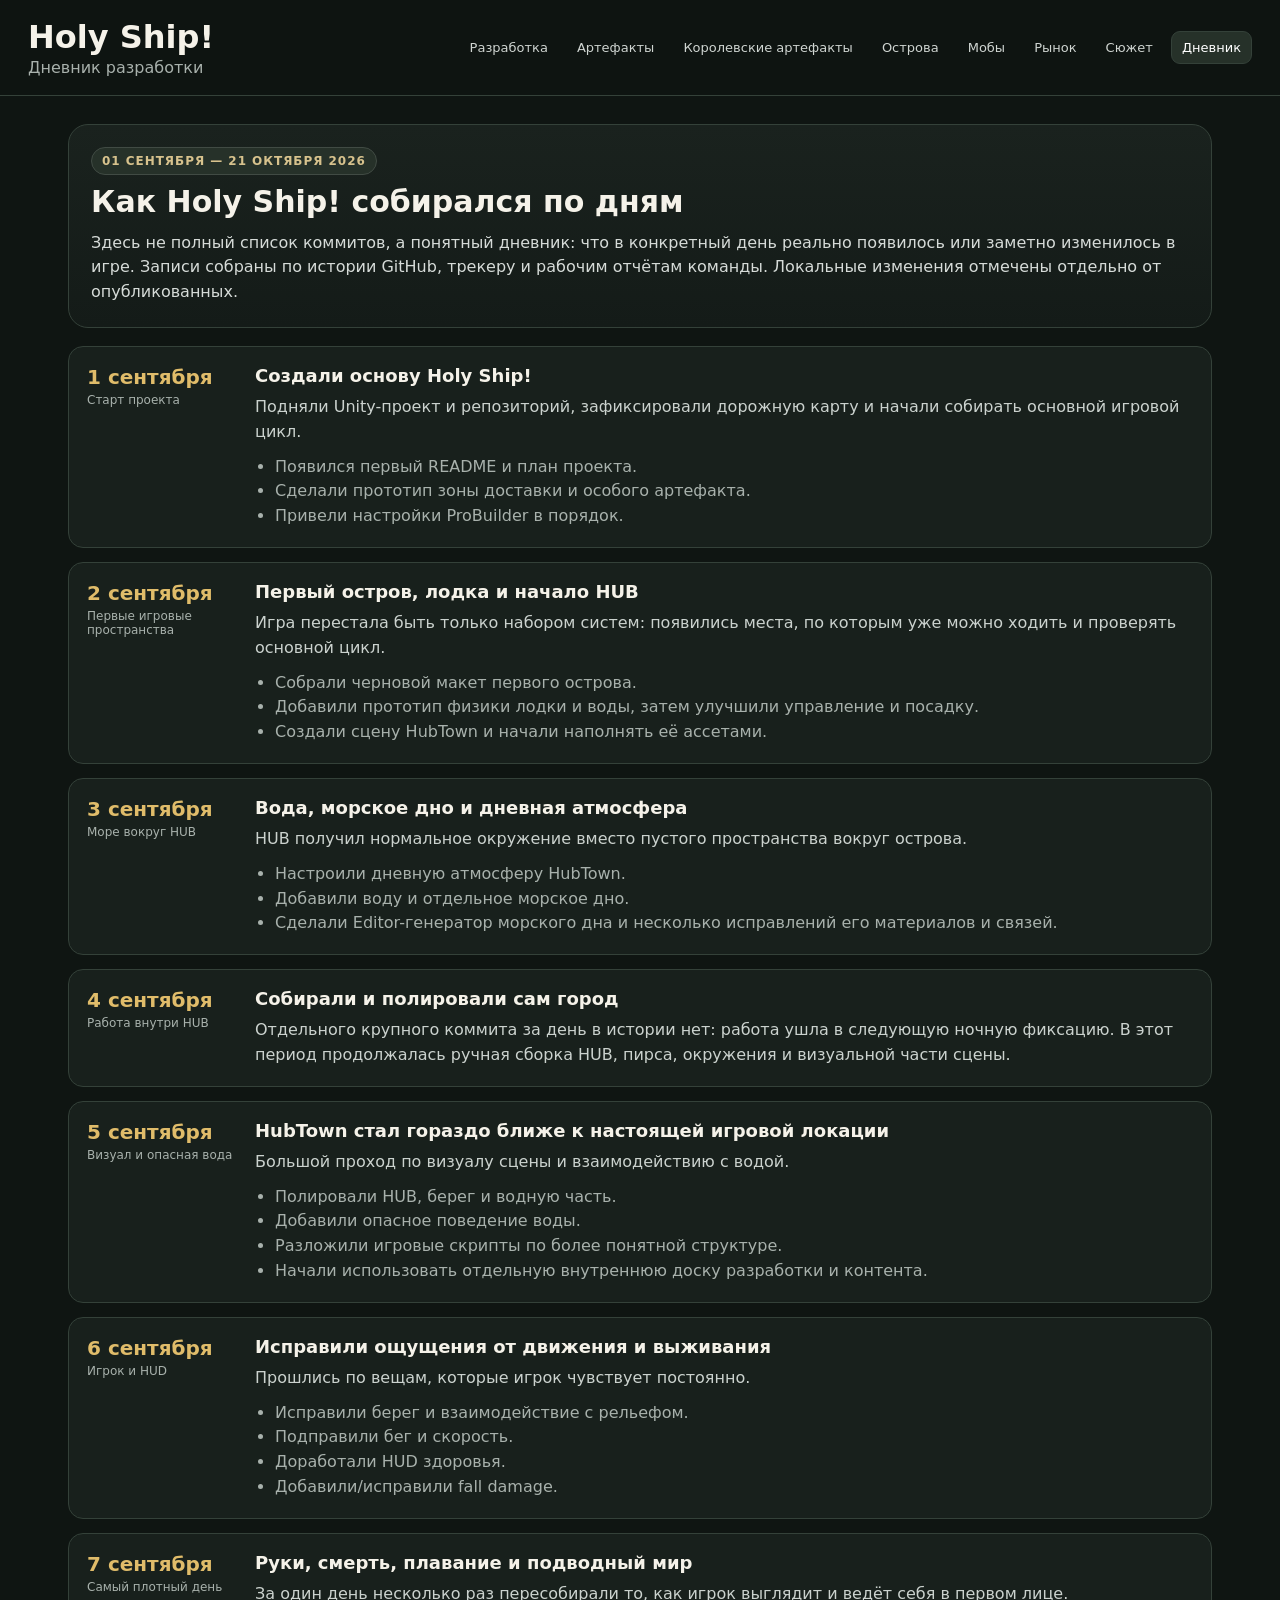
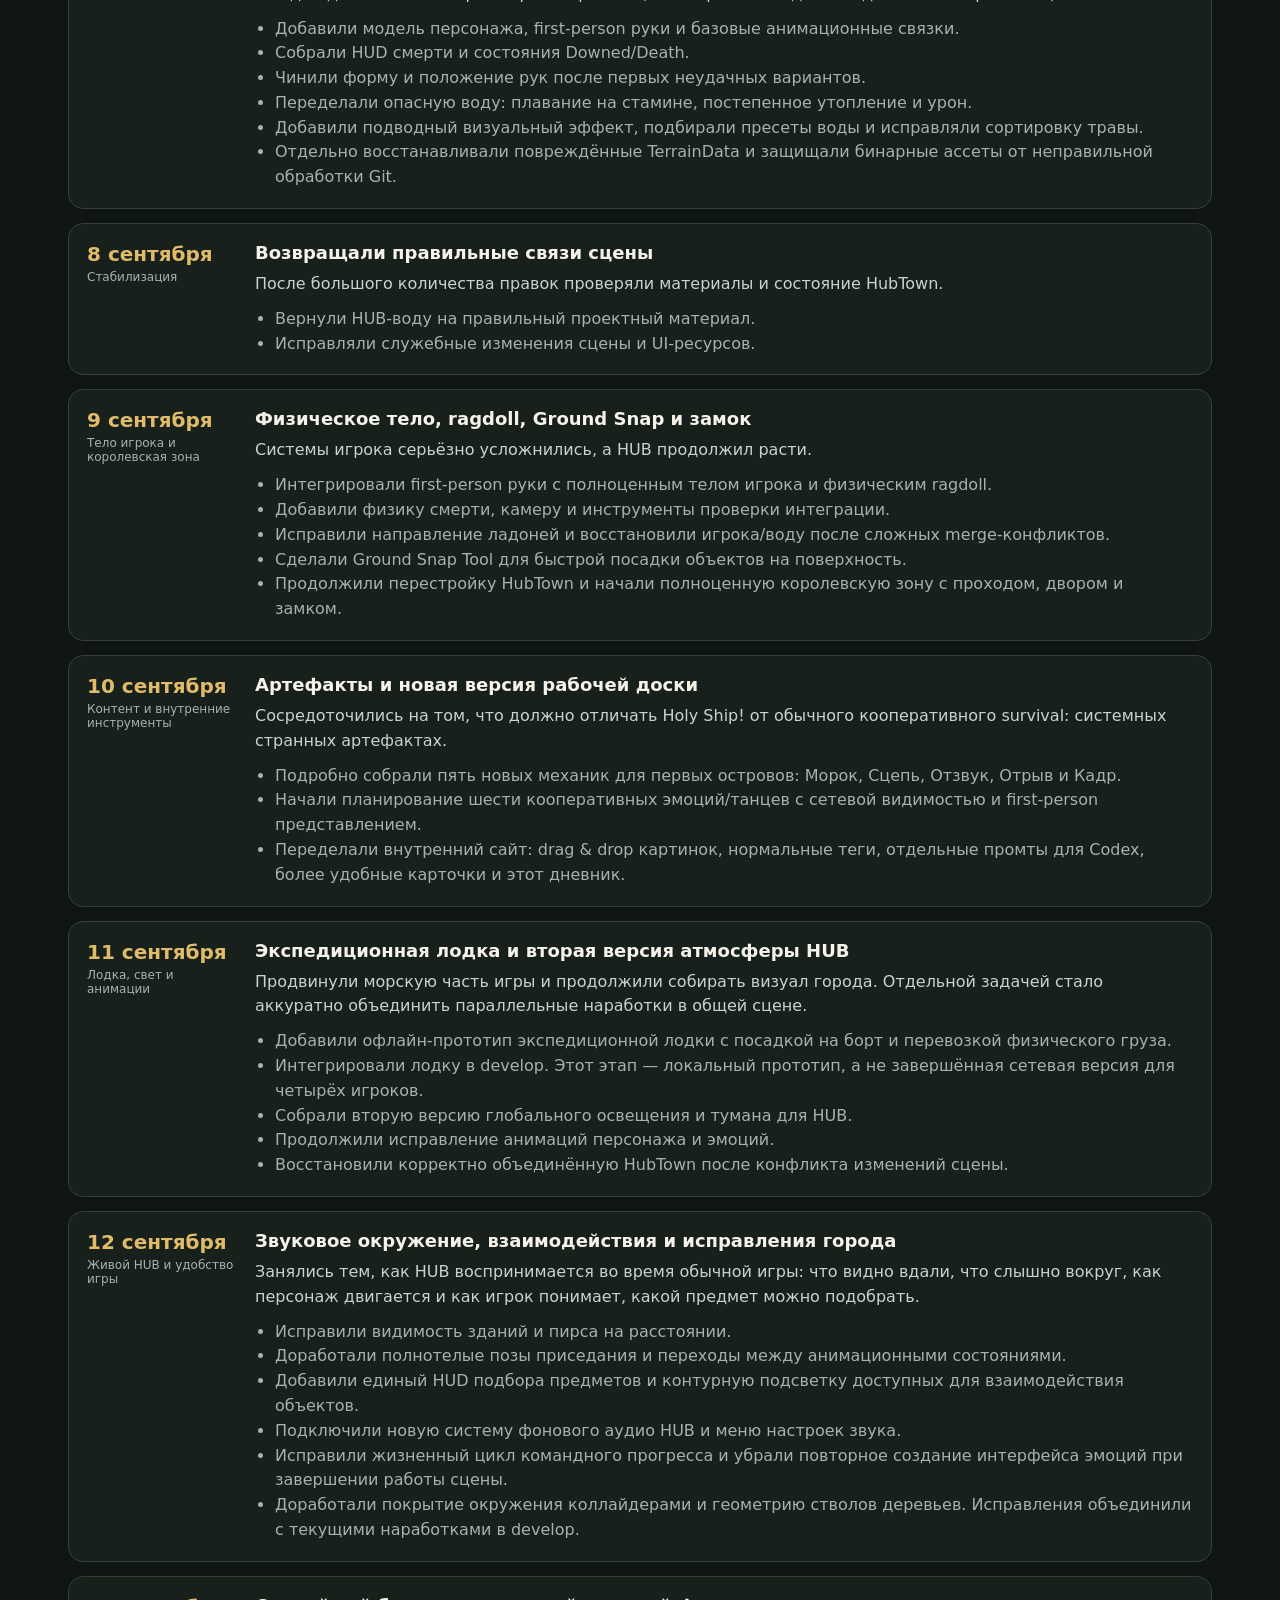
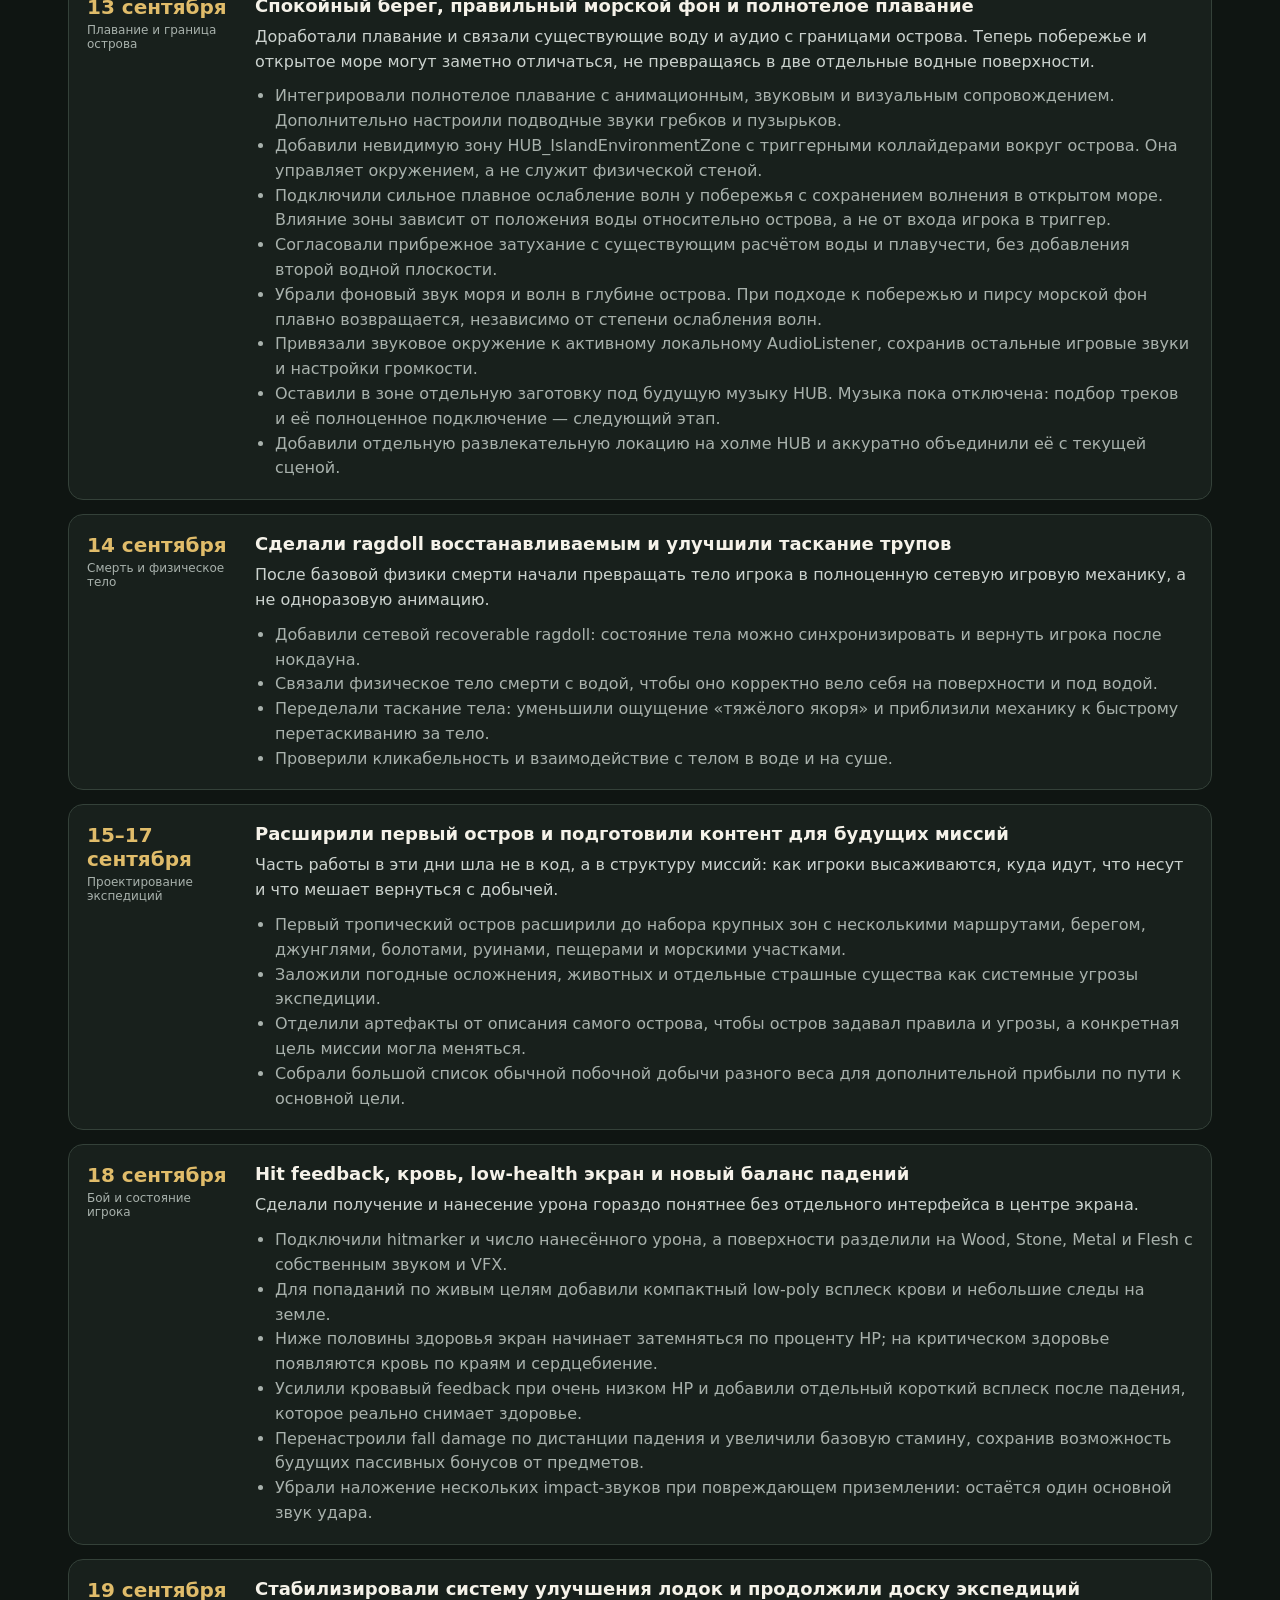
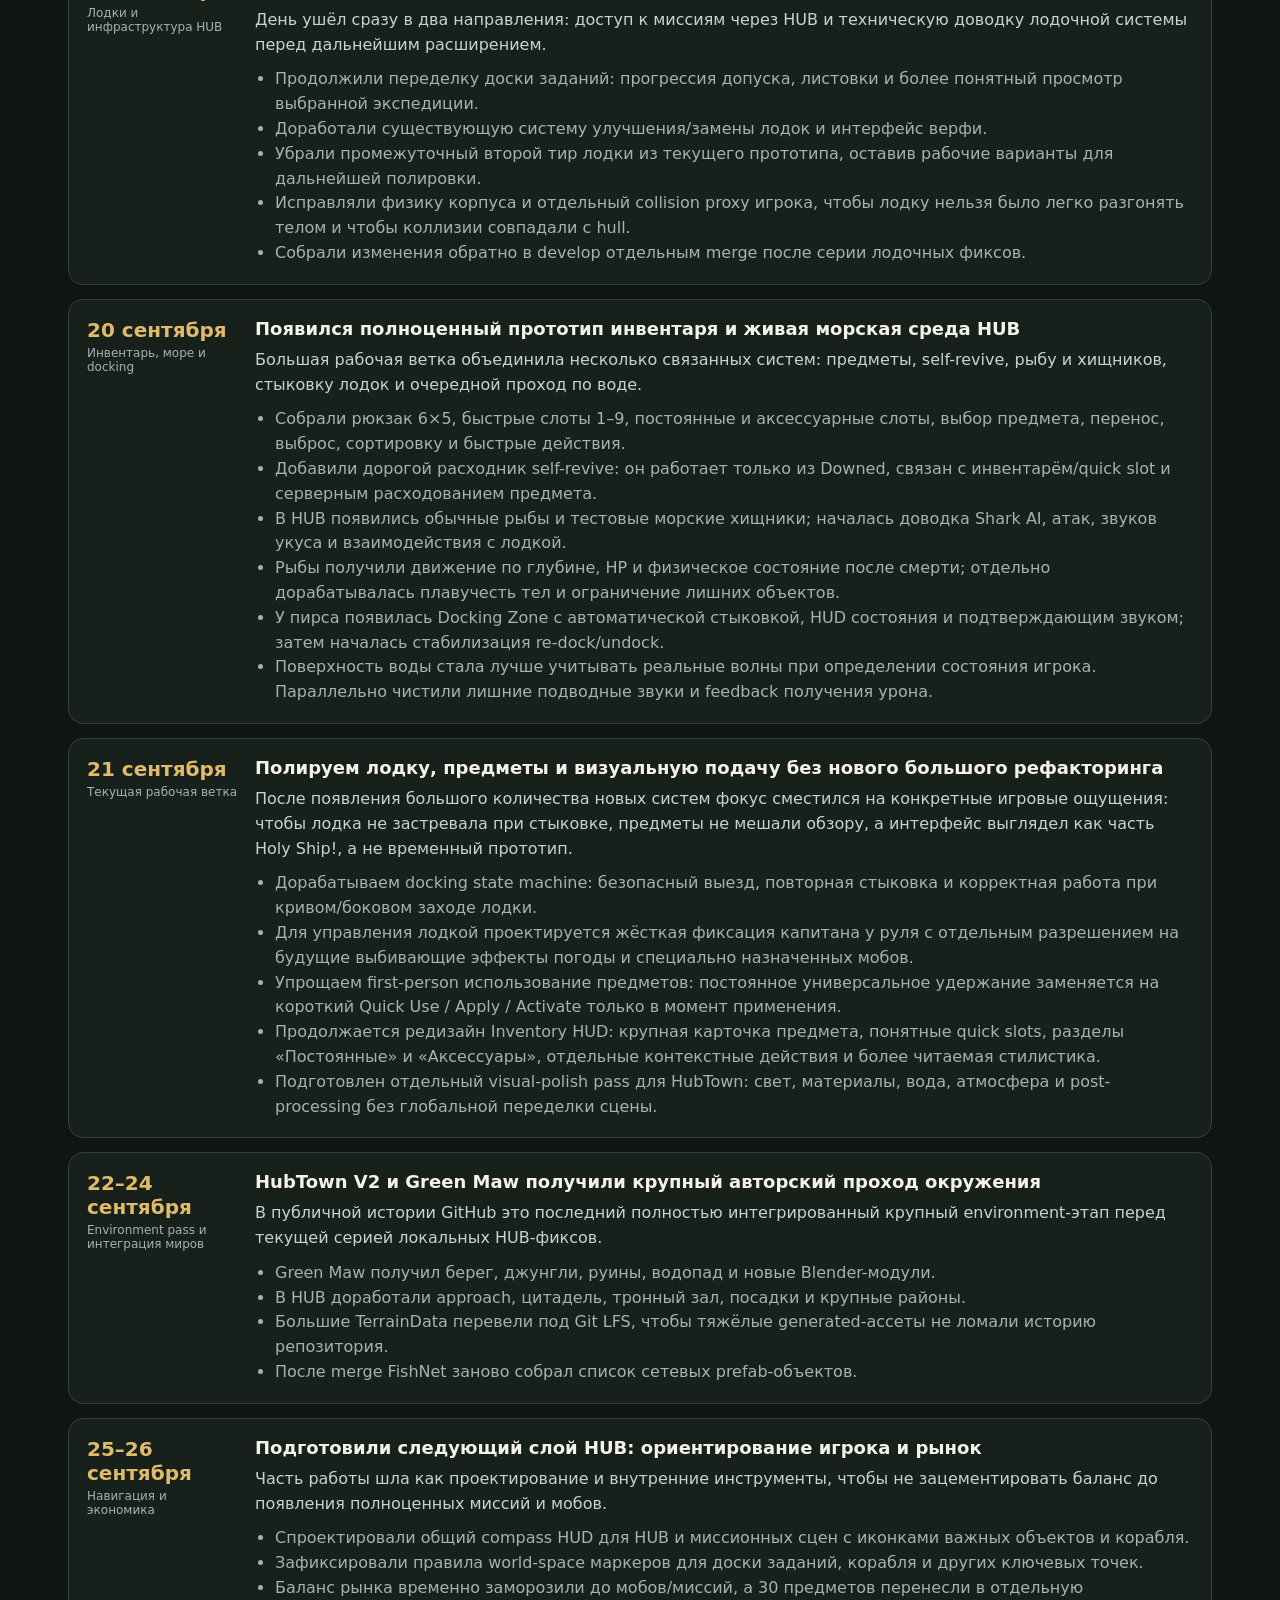
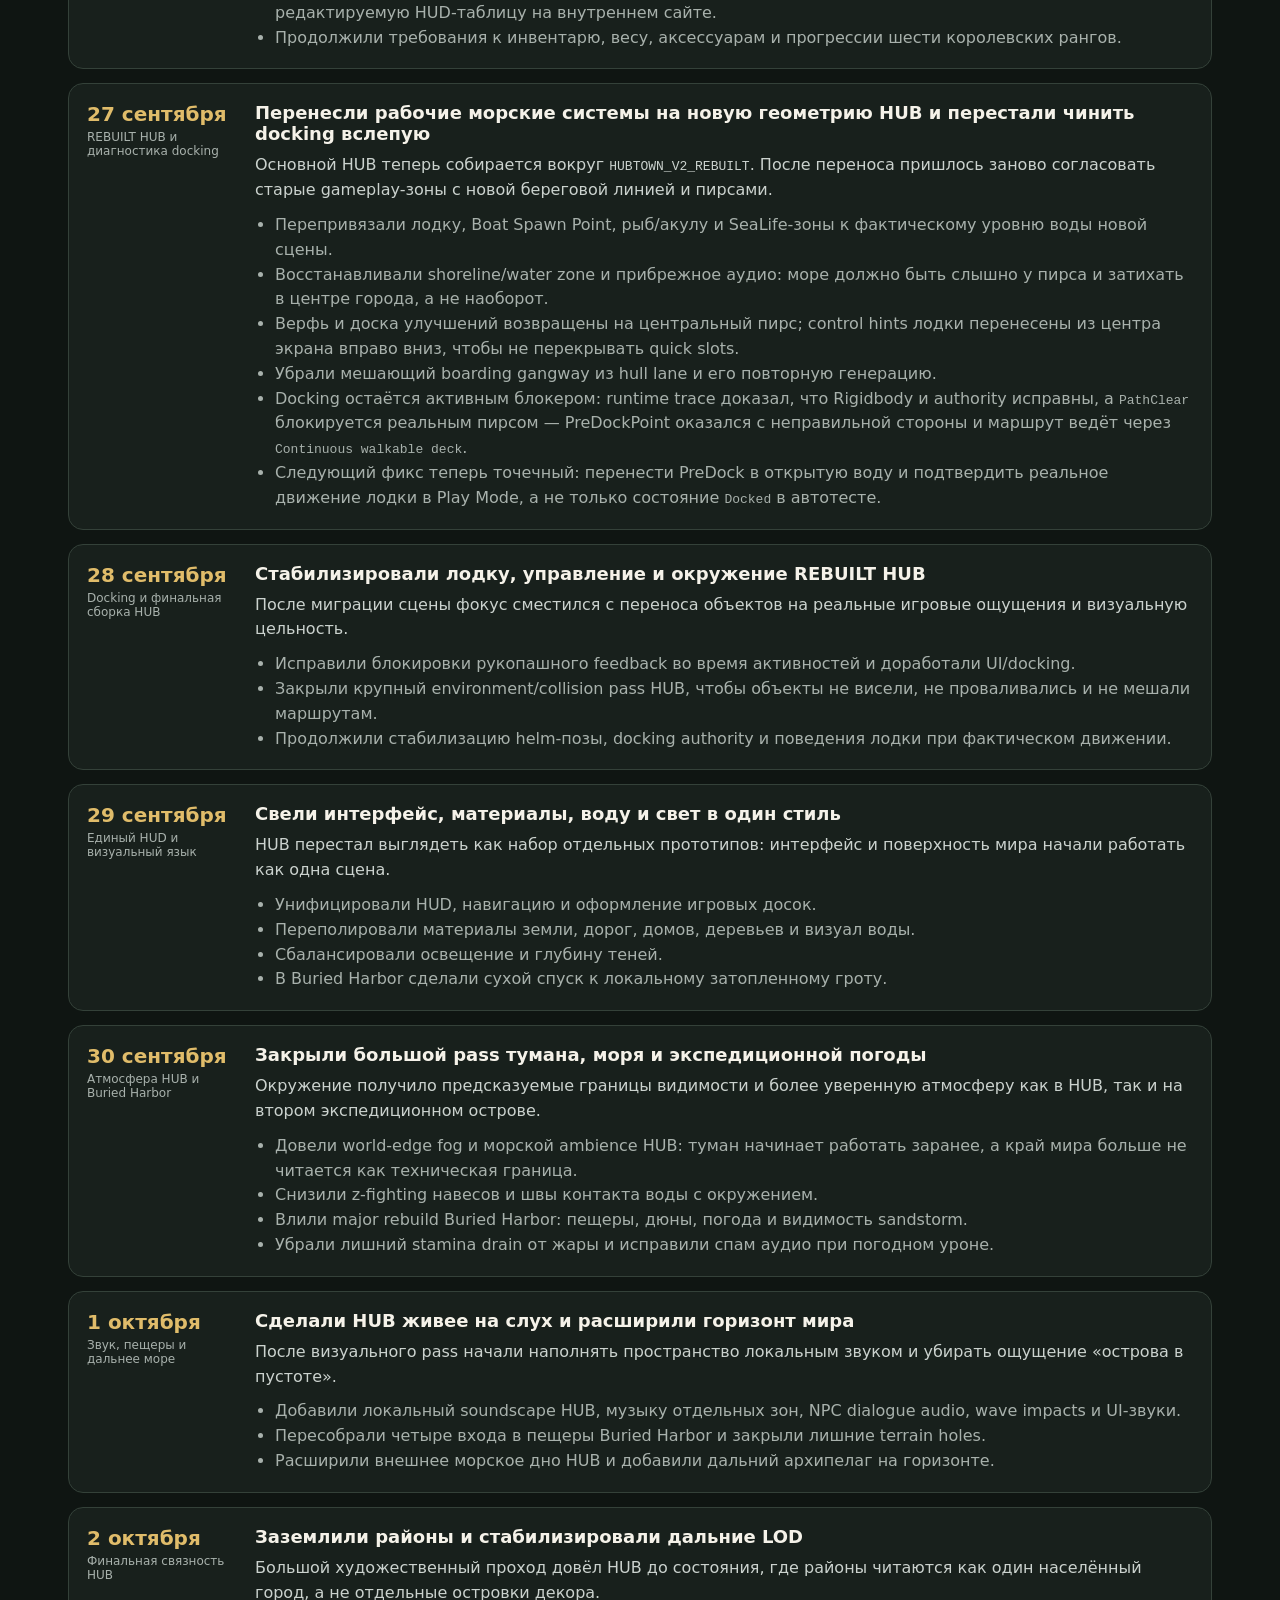
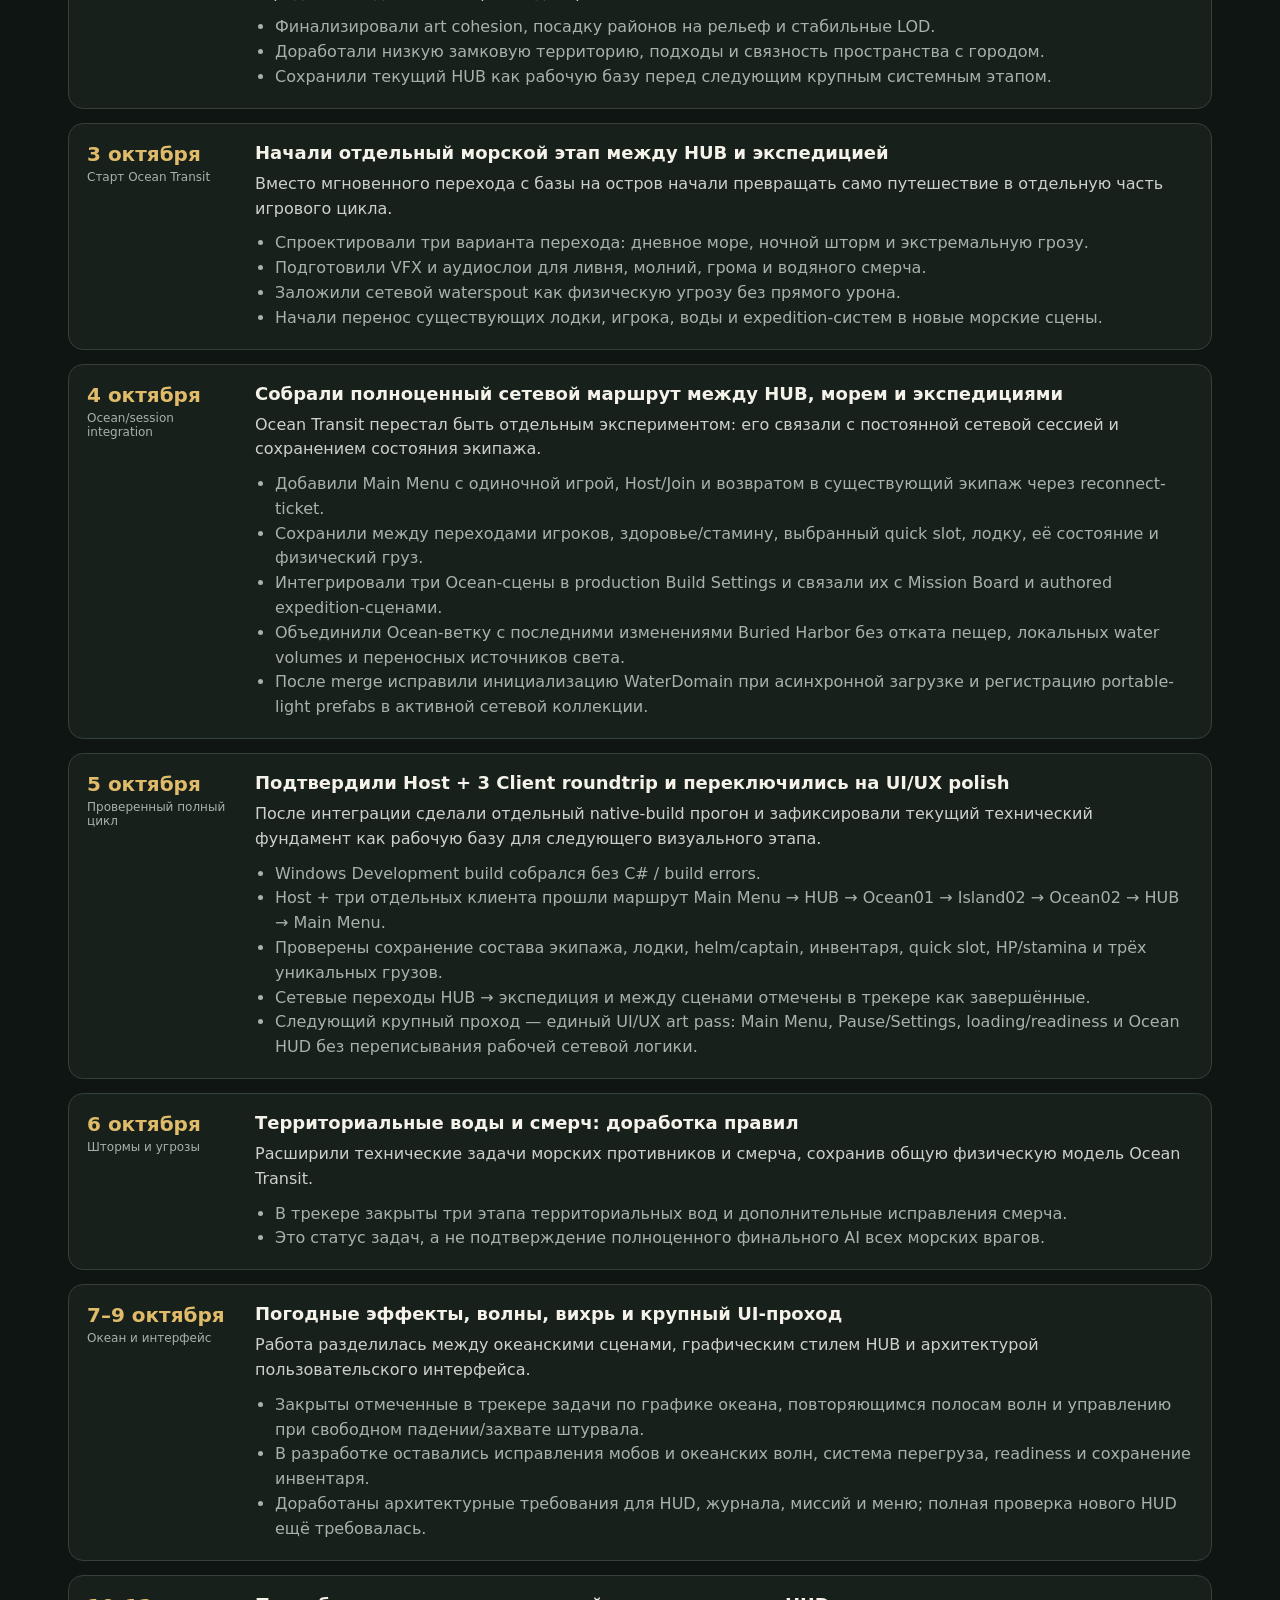
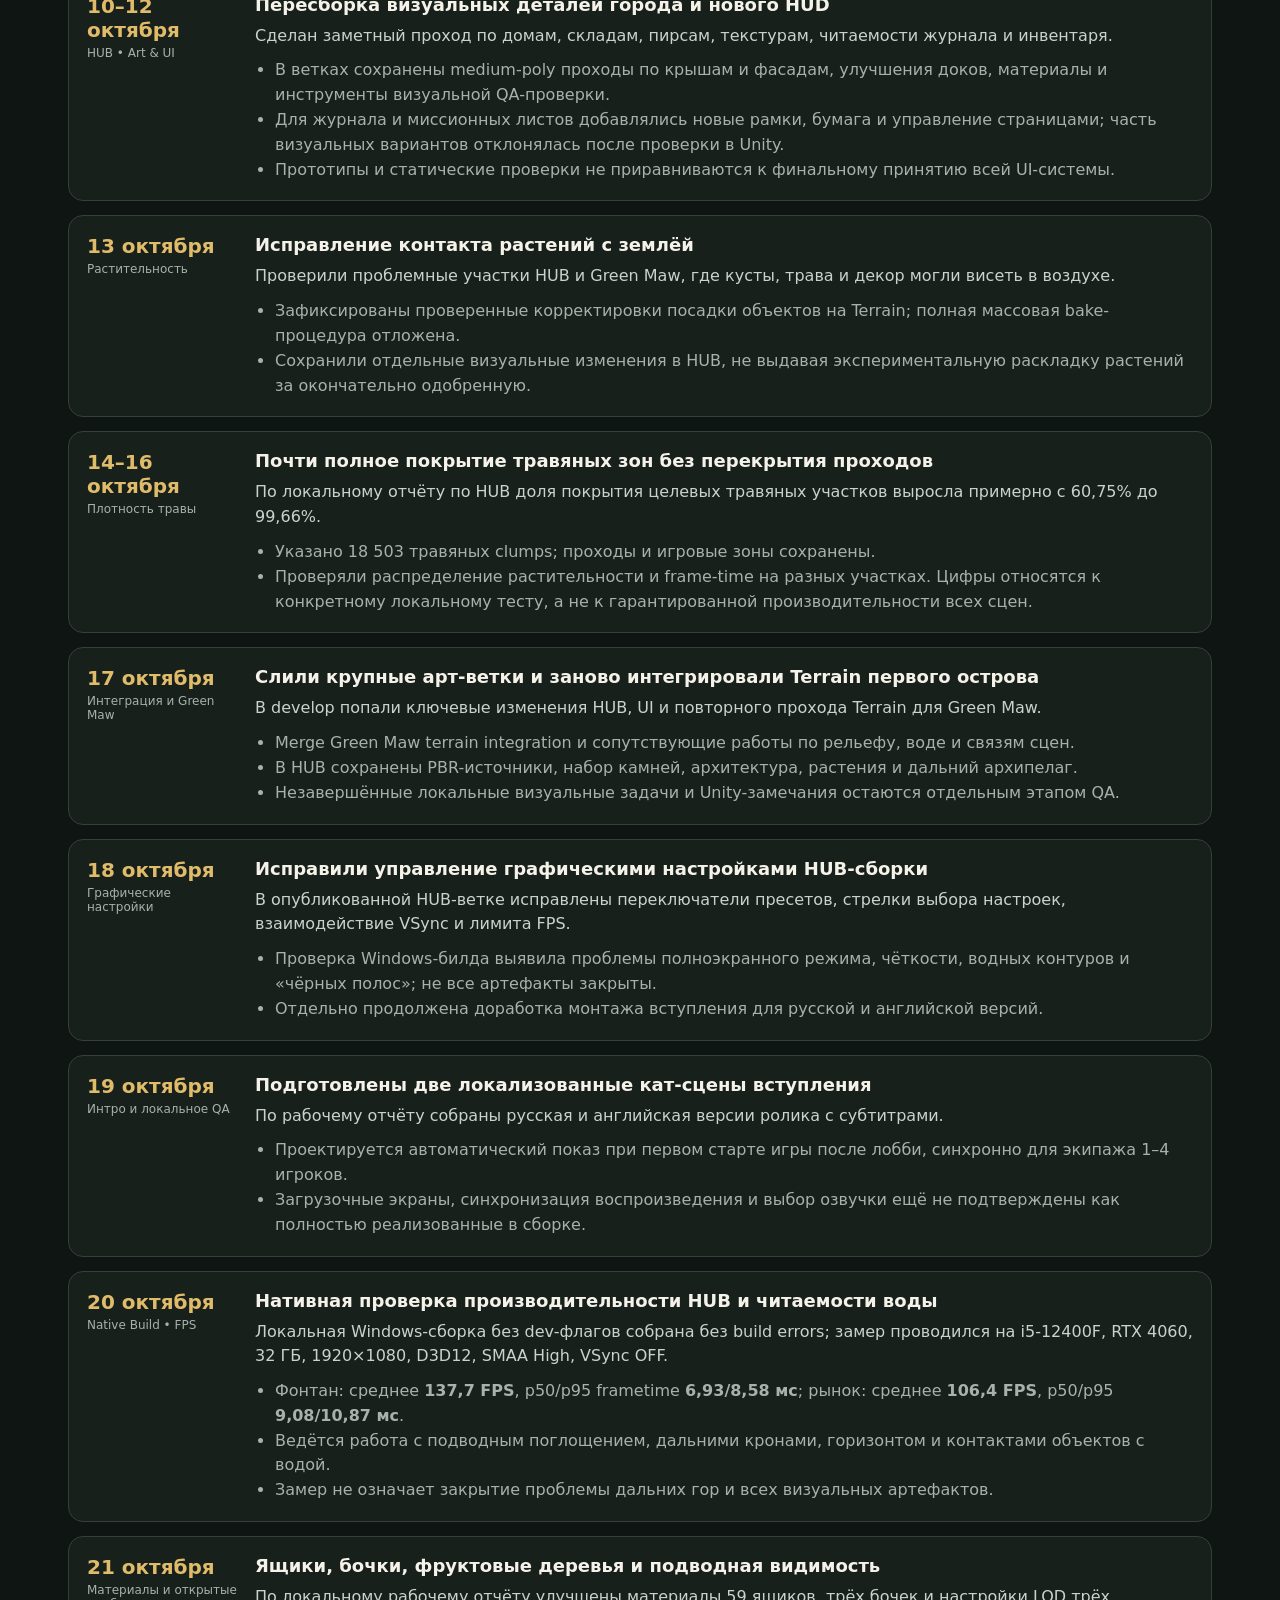
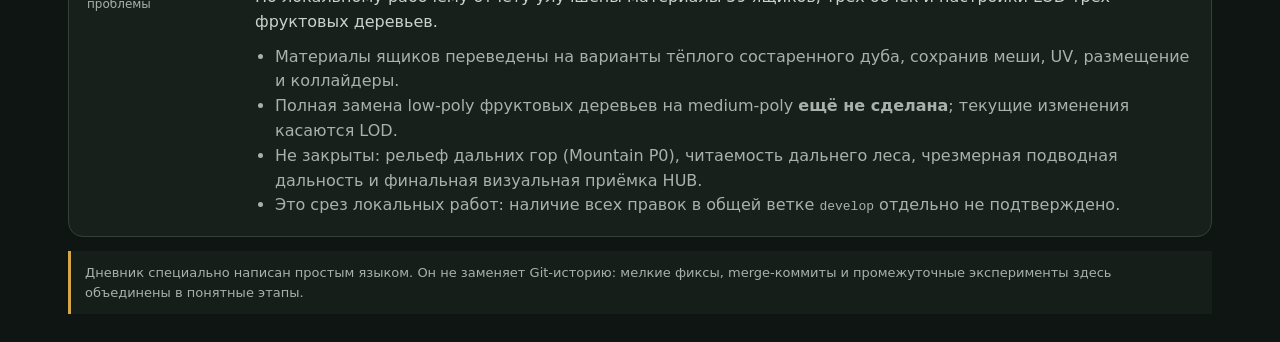
<file: devlog.html>
<!doctype html>
<html lang="ru">
<head>
<meta charset="utf-8">
<meta name="viewport" content="width=device-width,initial-scale=1">
<title>Holy Ship! — дневник разработки</title>
<link rel="stylesheet" href="styles.css?v=20261005">
</head>
<body>
<header>
  <a class="brand" href="index.html"><h1>Holy Ship!</h1><p>Дневник разработки</p></a>
  <div class="header-actions">
    <nav class="site-nav">
      <a href="index.html">Разработка</a>
      <a href="artifacts.html">Артефакты</a>
      <a href="royal-artifacts.html">Королевские артефакты</a>
      <a href="islands.html">Острова</a>
      <a href="mobs.html">Мобы</a>
      <a href="market.html">Рынок</a><a href="story.html">Сюжет</a><a class="active" href="devlog.html">Дневник</a>
    </nav>
  </div>
</header>

<main>
<section class="page-hero">
  <span class="eyebrow">01 сентября — 21 октября 2026</span>
  <h2>Как Holy Ship! собирался по дням</h2>
  <p>Здесь не полный список коммитов, а понятный дневник: что в конкретный день реально появилось или заметно изменилось в игре. Записи собраны по истории GitHub, трекеру и рабочим отчётам команды. Локальные изменения отмечены отдельно от опубликованных.</p>
</section>

<section class="devlog">
  <article class="dev-day"><div class="dev-date"><strong>1 сентября</strong><span>Старт проекта</span></div><div class="dev-entry"><h3>Создали основу Holy Ship!</h3><p>Подняли Unity-проект и репозиторий, зафиксировали дорожную карту и начали собирать основной игровой цикл.</p><ul><li>Появился первый README и план проекта.</li><li>Сделали прототип зоны доставки и особого артефакта.</li><li>Привели настройки ProBuilder в порядок.</li></ul></div></article>

  <article class="dev-day"><div class="dev-date"><strong>2 сентября</strong><span>Первые игровые пространства</span></div><div class="dev-entry"><h3>Первый остров, лодка и начало HUB</h3><p>Игра перестала быть только набором систем: появились места, по которым уже можно ходить и проверять основной цикл.</p><ul><li>Собрали черновой макет первого острова.</li><li>Добавили прототип физики лодки и воды, затем улучшили управление и посадку.</li><li>Создали сцену HubTown и начали наполнять её ассетами.</li></ul></div></article>

  <article class="dev-day"><div class="dev-date"><strong>3 сентября</strong><span>Море вокруг HUB</span></div><div class="dev-entry"><h3>Вода, морское дно и дневная атмосфера</h3><p>HUB получил нормальное окружение вместо пустого пространства вокруг острова.</p><ul><li>Настроили дневную атмосферу HubTown.</li><li>Добавили воду и отдельное морское дно.</li><li>Сделали Editor-генератор морского дна и несколько исправлений его материалов и связей.</li></ul></div></article>

  <article class="dev-day"><div class="dev-date"><strong>4 сентября</strong><span>Работа внутри HUB</span></div><div class="dev-entry"><h3>Собирали и полировали сам город</h3><p>Отдельного крупного коммита за день в истории нет: работа ушла в следующую ночную фиксацию. В этот период продолжалась ручная сборка HUB, пирса, окружения и визуальной части сцены.</p></div></article>

  <article class="dev-day"><div class="dev-date"><strong>5 сентября</strong><span>Визуал и опасная вода</span></div><div class="dev-entry"><h3>HubTown стал гораздо ближе к настоящей игровой локации</h3><p>Большой проход по визуалу сцены и взаимодействию с водой.</p><ul><li>Полировали HUB, берег и водную часть.</li><li>Добавили опасное поведение воды.</li><li>Разложили игровые скрипты по более понятной структуре.</li><li>Начали использовать отдельную внутреннюю доску разработки и контента.</li></ul></div></article>

  <article class="dev-day"><div class="dev-date"><strong>6 сентября</strong><span>Игрок и HUD</span></div><div class="dev-entry"><h3>Исправили ощущения от движения и выживания</h3><p>Прошлись по вещам, которые игрок чувствует постоянно.</p><ul><li>Исправили берег и взаимодействие с рельефом.</li><li>Подправили бег и скорость.</li><li>Доработали HUD здоровья.</li><li>Добавили/исправили fall damage.</li></ul></div></article>

  <article class="dev-day"><div class="dev-date"><strong>7 сентября</strong><span>Самый плотный день</span></div><div class="dev-entry"><h3>Руки, смерть, плавание и подводный мир</h3><p>За один день несколько раз пересобирали то, как игрок выглядит и ведёт себя в первом лице.</p><ul><li>Добавили модель персонажа, first-person руки и базовые анимационные связки.</li><li>Собрали HUD смерти и состояния Downed/Death.</li><li>Чинили форму и положение рук после первых неудачных вариантов.</li><li>Переделали опасную воду: плавание на стамине, постепенное утопление и урон.</li><li>Добавили подводный визуальный эффект, подбирали пресеты воды и исправляли сортировку травы.</li><li>Отдельно восстанавливали повреждённые TerrainData и защищали бинарные ассеты от неправильной обработки Git.</li></ul></div></article>

  <article class="dev-day"><div class="dev-date"><strong>8 сентября</strong><span>Стабилизация</span></div><div class="dev-entry"><h3>Возвращали правильные связи сцены</h3><p>После большого количества правок проверяли материалы и состояние HubTown.</p><ul><li>Вернули HUB-воду на правильный проектный материал.</li><li>Исправляли служебные изменения сцены и UI-ресурсов.</li></ul></div></article>

  <article class="dev-day"><div class="dev-date"><strong>9 сентября</strong><span>Тело игрока и королевская зона</span></div><div class="dev-entry"><h3>Физическое тело, ragdoll, Ground Snap и замок</h3><p>Системы игрока серьёзно усложнились, а HUB продолжил расти.</p><ul><li>Интегрировали first-person руки с полноценным телом игрока и физическим ragdoll.</li><li>Добавили физику смерти, камеру и инструменты проверки интеграции.</li><li>Исправили направление ладоней и восстановили игрока/воду после сложных merge-конфликтов.</li><li>Сделали Ground Snap Tool для быстрой посадки объектов на поверхность.</li><li>Продолжили перестройку HubTown и начали полноценную королевскую зону с проходом, двором и замком.</li></ul></div></article>

  <article class="dev-day"><div class="dev-date"><strong>10 сентября</strong><span>Контент и внутренние инструменты</span></div><div class="dev-entry"><h3>Артефакты и новая версия рабочей доски</h3><p>Сосредоточились на том, что должно отличать Holy Ship! от обычного кооперативного survival: системных странных артефактах.</p><ul><li>Подробно собрали пять новых механик для первых островов: Морок, Сцепь, Отзвук, Отрыв и Кадр.</li><li>Начали планирование шести кооперативных эмоций/танцев с сетевой видимостью и first-person представлением.</li><li>Переделали внутренний сайт: drag & drop картинок, нормальные теги, отдельные промты для Codex, более удобные карточки и этот дневник.</li></ul></div></article>

  <article class="dev-day" id="day-2026-09-11">
    <div class="dev-date"><strong>11 сентября</strong><span>Лодка, свет и анимации</span></div>
    <div class="dev-entry">
      <h3>Экспедиционная лодка и вторая версия атмосферы HUB</h3>
      <p>Продвинули морскую часть игры и продолжили собирать визуал города. Отдельной задачей стало аккуратно объединить параллельные наработки в общей сцене.</p>
      <ul>
        <li>Добавили офлайн-прототип экспедиционной лодки с посадкой на борт и перевозкой физического груза.</li>
        <li>Интегрировали лодку в develop. Этот этап — локальный прототип, а не завершённая сетевая версия для четырёх игроков.</li>
        <li>Собрали вторую версию глобального освещения и тумана для HUB.</li>
        <li>Продолжили исправление анимаций персонажа и эмоций.</li>
        <li>Восстановили корректно объединённую HubTown после конфликта изменений сцены.</li>
      </ul>
    </div>
  </article>

  <article class="dev-day" id="day-2026-09-12">
    <div class="dev-date"><strong>12 сентября</strong><span>Живой HUB и удобство игры</span></div>
    <div class="dev-entry">
      <h3>Звуковое окружение, взаимодействия и исправления города</h3>
      <p>Занялись тем, как HUB воспринимается во время обычной игры: что видно вдали, что слышно вокруг, как персонаж двигается и как игрок понимает, какой предмет можно подобрать.</p>
      <ul>
        <li>Исправили видимость зданий и пирса на расстоянии.</li>
        <li>Доработали полнотелые позы приседания и переходы между анимационными состояниями.</li>
        <li>Добавили единый HUD подбора предметов и контурную подсветку доступных для взаимодействия объектов.</li>
        <li>Подключили новую систему фонового аудио HUB и меню настроек звука.</li>
        <li>Исправили жизненный цикл командного прогресса и убрали повторное создание интерфейса эмоций при завершении работы сцены.</li>
        <li>Доработали покрытие окружения коллайдерами и геометрию стволов деревьев. Исправления объединили с текущими наработками в develop.</li>
      </ul>
    </div>
  </article>

  <article class="dev-day" id="day-2026-09-13">
    <div class="dev-date"><strong>13 сентября</strong><span>Плавание и граница острова</span></div>
    <div class="dev-entry">
      <h3>Спокойный берег, правильный морской фон и полнотелое плавание</h3>
      <p>Доработали плавание и связали существующие воду и аудио с границами острова. Теперь побережье и открытое море могут заметно отличаться, не превращаясь в две отдельные водные поверхности.</p>
      <ul>
        <li>Интегрировали полнотелое плавание с анимационным, звуковым и визуальным сопровождением. Дополнительно настроили подводные звуки гребков и пузырьков.</li>
        <li>Добавили невидимую зону HUB_IslandEnvironmentZone с триггерными коллайдерами вокруг острова. Она управляет окружением, а не служит физической стеной.</li>
        <li>Подключили сильное плавное ослабление волн у побережья с сохранением волнения в открытом море. Влияние зоны зависит от положения воды относительно острова, а не от входа игрока в триггер.</li>
        <li>Согласовали прибрежное затухание с существующим расчётом воды и плавучести, без добавления второй водной плоскости.</li>
        <li>Убрали фоновый звук моря и волн в глубине острова. При подходе к побережью и пирсу морской фон плавно возвращается, независимо от степени ослабления волн.</li>
        <li>Привязали звуковое окружение к активному локальному AudioListener, сохранив остальные игровые звуки и настройки громкости.</li>
        <li>Оставили в зоне отдельную заготовку под будущую музыку HUB. Музыка пока отключена: подбор треков и её полноценное подключение — следующий этап.</li>
        <li>Добавили отдельную развлекательную локацию на холме HUB и аккуратно объединили её с текущей сценой.</li>
      </ul>
    </div>
  </article>
  <article class="dev-day" id="day-2026-09-14">
    <div class="dev-date"><strong>14 сентября</strong><span>Смерть и физическое тело</span></div>
    <div class="dev-entry">
      <h3>Сделали ragdoll восстанавливаемым и улучшили таскание трупов</h3>
      <p>После базовой физики смерти начали превращать тело игрока в полноценную сетевую игровую механику, а не одноразовую анимацию.</p>
      <ul>
        <li>Добавили сетевой recoverable ragdoll: состояние тела можно синхронизировать и вернуть игрока после нокдауна.</li>
        <li>Связали физическое тело смерти с водой, чтобы оно корректно вело себя на поверхности и под водой.</li>
        <li>Переделали таскание тела: уменьшили ощущение «тяжёлого якоря» и приблизили механику к быстрому перетаскиванию за тело.</li>
        <li>Проверили кликабельность и взаимодействие с телом в воде и на суше.</li>
      </ul>
    </div>
  </article>

  <article class="dev-day" id="day-2026-09-15-17">
    <div class="dev-date"><strong>15–17 сентября</strong><span>Проектирование экспедиций</span></div>
    <div class="dev-entry">
      <h3>Расширили первый остров и подготовили контент для будущих миссий</h3>
      <p>Часть работы в эти дни шла не в код, а в структуру миссий: как игроки высаживаются, куда идут, что несут и что мешает вернуться с добычей.</p>
      <ul>
        <li>Первый тропический остров расширили до набора крупных зон с несколькими маршрутами, берегом, джунглями, болотами, руинами, пещерами и морскими участками.</li>
        <li>Заложили погодные осложнения, животных и отдельные страшные существа как системные угрозы экспедиции.</li>
        <li>Отделили артефакты от описания самого острова, чтобы остров задавал правила и угрозы, а конкретная цель миссии могла меняться.</li>
        <li>Собрали большой список обычной побочной добычи разного веса для дополнительной прибыли по пути к основной цели.</li>
      </ul>
    </div>
  </article>

  <article class="dev-day" id="day-2026-09-18">
    <div class="dev-date"><strong>18 сентября</strong><span>Бой и состояние игрока</span></div>
    <div class="dev-entry">
      <h3>Hit feedback, кровь, low-health экран и новый баланс падений</h3>
      <p>Сделали получение и нанесение урона гораздо понятнее без отдельного интерфейса в центре экрана.</p>
      <ul>
        <li>Подключили hitmarker и число нанесённого урона, а поверхности разделили на Wood, Stone, Metal и Flesh с собственным звуком и VFX.</li>
        <li>Для попаданий по живым целям добавили компактный low-poly всплеск крови и небольшие следы на земле.</li>
        <li>Ниже половины здоровья экран начинает затемняться по проценту HP; на критическом здоровье появляются кровь по краям и сердцебиение.</li>
        <li>Усилили кровавый feedback при очень низком HP и добавили отдельный короткий всплеск после падения, которое реально снимает здоровье.</li>
        <li>Перенастроили fall damage по дистанции падения и увеличили базовую стамину, сохранив возможность будущих пассивных бонусов от предметов.</li>
        <li>Убрали наложение нескольких impact-звуков при повреждающем приземлении: остаётся один основной звук удара.</li>
      </ul>
    </div>
  </article>

  <article class="dev-day" id="day-2026-09-19">
    <div class="dev-date"><strong>19 сентября</strong><span>Лодки и инфраструктура HUB</span></div>
    <div class="dev-entry">
      <h3>Стабилизировали систему улучшения лодок и продолжили доску экспедиций</h3>
      <p>День ушёл сразу в два направления: доступ к миссиям через HUB и техническую доводку лодочной системы перед дальнейшим расширением.</p>
      <ul>
        <li>Продолжили переделку доски заданий: прогрессия допуска, листовки и более понятный просмотр выбранной экспедиции.</li>
        <li>Доработали существующую систему улучшения/замены лодок и интерфейс верфи.</li>
        <li>Убрали промежуточный второй тир лодки из текущего прототипа, оставив рабочие варианты для дальнейшей полировки.</li>
        <li>Исправляли физику корпуса и отдельный collision proxy игрока, чтобы лодку нельзя было легко разгонять телом и чтобы коллизии совпадали с hull.</li>
        <li>Собрали изменения обратно в develop отдельным merge после серии лодочных фиксов.</li>
      </ul>
    </div>
  </article>

  <article class="dev-day" id="day-2026-09-20">
    <div class="dev-date"><strong>20 сентября</strong><span>Инвентарь, море и docking</span></div>
    <div class="dev-entry">
      <h3>Появился полноценный прототип инвентаря и живая морская среда HUB</h3>
      <p>Большая рабочая ветка объединила несколько связанных систем: предметы, self-revive, рыбу и хищников, стыковку лодок и очередной проход по воде.</p>
      <ul>
        <li>Собрали рюкзак 6×5, быстрые слоты 1–9, постоянные и аксессуарные слоты, выбор предмета, перенос, выброс, сортировку и быстрые действия.</li>
        <li>Добавили дорогой расходник self-revive: он работает только из Downed, связан с инвентарём/quick slot и серверным расходованием предмета.</li>
        <li>В HUB появились обычные рыбы и тестовые морские хищники; началась доводка Shark AI, атак, звуков укуса и взаимодействия с лодкой.</li>
        <li>Рыбы получили движение по глубине, HP и физическое состояние после смерти; отдельно дорабатывалась плавучесть тел и ограничение лишних объектов.</li>
        <li>У пирса появилась Docking Zone с автоматической стыковкой, HUD состояния и подтверждающим звуком; затем началась стабилизация re-dock/undock.</li>
        <li>Поверхность воды стала лучше учитывать реальные волны при определении состояния игрока. Параллельно чистили лишние подводные звуки и feedback получения урона.</li>
      </ul>
    </div>
  </article>

  <article class="dev-day" id="day-2026-09-21">
    <div class="dev-date"><strong>21 сентября</strong><span>Текущая рабочая ветка</span></div>
    <div class="dev-entry">
      <h3>Полируем лодку, предметы и визуальную подачу без нового большого рефакторинга</h3>
      <p>После появления большого количества новых систем фокус сместился на конкретные игровые ощущения: чтобы лодка не застревала при стыковке, предметы не мешали обзору, а интерфейс выглядел как часть Holy Ship!, а не временный прототип.</p>
      <ul>
        <li>Дорабатываем docking state machine: безопасный выезд, повторная стыковка и корректная работа при кривом/боковом заходе лодки.</li>
        <li>Для управления лодкой проектируется жёсткая фиксация капитана у руля с отдельным разрешением на будущие выбивающие эффекты погоды и специально назначенных мобов.</li>
        <li>Упрощаем first-person использование предметов: постоянное универсальное удержание заменяется на короткий Quick Use / Apply / Activate только в момент применения.</li>
        <li>Продолжается редизайн Inventory HUD: крупная карточка предмета, понятные quick slots, разделы «Постоянные» и «Аксессуары», отдельные контекстные действия и более читаемая стилистика.</li>
        <li>Подготовлен отдельный visual-polish pass для HubTown: свет, материалы, вода, атмосфера и post-processing без глобальной переделки сцены.</li>
      </ul>
    </div>
  </article>


  <article class="dev-day" id="day-2026-09-22-24">
    <div class="dev-date"><strong>22–24 сентября</strong><span>Environment pass и интеграция миров</span></div>
    <div class="dev-entry">
      <h3>HubTown V2 и Green Maw получили крупный авторский проход окружения</h3>
      <p>В публичной истории GitHub это последний полностью интегрированный крупный environment-этап перед текущей серией локальных HUB-фиксов.</p>
      <ul>
        <li>Green Maw получил берег, джунгли, руины, водопад и новые Blender-модули.</li>
        <li>В HUB доработали approach, цитадель, тронный зал, посадки и крупные районы.</li>
        <li>Большие TerrainData перевели под Git LFS, чтобы тяжёлые generated-ассеты не ломали историю репозитория.</li>
        <li>После merge FishNet заново собрал список сетевых prefab-объектов.</li>
      </ul>
    </div>
  </article>

  <article class="dev-day" id="day-2026-09-25-26">
    <div class="dev-date"><strong>25–26 сентября</strong><span>Навигация и экономика</span></div>
    <div class="dev-entry">
      <h3>Подготовили следующий слой HUB: ориентирование игрока и рынок</h3>
      <p>Часть работы шла как проектирование и внутренние инструменты, чтобы не зацементировать баланс до появления полноценных миссий и мобов.</p>
      <ul>
        <li>Спроектировали общий compass HUD для HUB и миссионных сцен с иконками важных объектов и корабля.</li>
        <li>Зафиксировали правила world-space маркеров для доски заданий, корабля и других ключевых точек.</li>
        <li>Баланс рынка временно заморозили до мобов/миссий, а 30 предметов перенесли в отдельную редактируемую HUD-таблицу на внутреннем сайте.</li>
        <li>Продолжили требования к инвентарю, весу, аксессуарам и прогрессии шести королевских рангов.</li>
      </ul>
    </div>
  </article>

  <article class="dev-day" id="day-2026-09-27">
    <div class="dev-date"><strong>27 сентября</strong><span>REBUILT HUB и диагностика docking</span></div>
    <div class="dev-entry">
      <h3>Перенесли рабочие морские системы на новую геометрию HUB и перестали чинить docking вслепую</h3>
      <p>Основной HUB теперь собирается вокруг <code>HUBTOWN_V2_REBUILT</code>. После переноса пришлось заново согласовать старые gameplay-зоны с новой береговой линией и пирсами.</p>
      <ul>
        <li>Перепривязали лодку, Boat Spawn Point, рыб/акулу и SeaLife-зоны к фактическому уровню воды новой сцены.</li>
        <li>Восстанавливали shoreline/water zone и прибрежное аудио: море должно быть слышно у пирса и затихать в центре города, а не наоборот.</li>
        <li>Верфь и доска улучшений возвращены на центральный пирс; control hints лодки перенесены из центра экрана вправо вниз, чтобы не перекрывать quick slots.</li>
        <li>Убрали мешающий boarding gangway из hull lane и его повторную генерацию.</li>
        <li>Docking остаётся активным блокером: runtime trace доказал, что Rigidbody и authority исправны, а <code>PathClear</code> блокируется реальным пирсом — PreDockPoint оказался с неправильной стороны и маршрут ведёт через <code>Continuous walkable deck</code>.</li>
        <li>Следующий фикс теперь точечный: перенести PreDock в открытую воду и подтвердить реальное движение лодки в Play Mode, а не только состояние <code>Docked</code> в автотесте.</li>
      </ul>
    </div>
  </article>

  <article class="dev-day" id="day-2026-09-28">
    <div class="dev-date"><strong>28 сентября</strong><span>Docking и финальная сборка HUB</span></div>
    <div class="dev-entry">
      <h3>Стабилизировали лодку, управление и окружение REBUILT HUB</h3>
      <p>После миграции сцены фокус сместился с переноса объектов на реальные игровые ощущения и визуальную цельность.</p>
      <ul>
        <li>Исправили блокировки рукопашного feedback во время активностей и доработали UI/docking.</li>
        <li>Закрыли крупный environment/collision pass HUB, чтобы объекты не висели, не проваливались и не мешали маршрутам.</li>
        <li>Продолжили стабилизацию helm-позы, docking authority и поведения лодки при фактическом движении.</li>
      </ul>
    </div>
  </article>

  <article class="dev-day" id="day-2026-09-29">
    <div class="dev-date"><strong>29 сентября</strong><span>Единый HUD и визуальный язык</span></div>
    <div class="dev-entry">
      <h3>Свели интерфейс, материалы, воду и свет в один стиль</h3>
      <p>HUB перестал выглядеть как набор отдельных прототипов: интерфейс и поверхность мира начали работать как одна сцена.</p>
      <ul>
        <li>Унифицировали HUD, навигацию и оформление игровых досок.</li>
        <li>Переполировали материалы земли, дорог, домов, деревьев и визуал воды.</li>
        <li>Сбалансировали освещение и глубину теней.</li>
        <li>В Buried Harbor сделали сухой спуск к локальному затопленному гроту.</li>
      </ul>
    </div>
  </article>

  <article class="dev-day" id="day-2026-09-30">
    <div class="dev-date"><strong>30 сентября</strong><span>Атмосфера HUB и Buried Harbor</span></div>
    <div class="dev-entry">
      <h3>Закрыли большой pass тумана, моря и экспедиционной погоды</h3>
      <p>Окружение получило предсказуемые границы видимости и более уверенную атмосферу как в HUB, так и на втором экспедиционном острове.</p>
      <ul>
        <li>Довели world-edge fog и морской ambience HUB: туман начинает работать заранее, а край мира больше не читается как техническая граница.</li>
        <li>Снизили z-fighting навесов и швы контакта воды с окружением.</li>
        <li>Влили major rebuild Buried Harbor: пещеры, дюны, погода и видимость sandstorm.</li>
        <li>Убрали лишний stamina drain от жары и исправили спам аудио при погодном уроне.</li>
      </ul>
    </div>
  </article>

  <article class="dev-day" id="day-2026-10-01">
    <div class="dev-date"><strong>1 октября</strong><span>Звук, пещеры и дальнее море</span></div>
    <div class="dev-entry">
      <h3>Сделали HUB живее на слух и расширили горизонт мира</h3>
      <p>После визуального pass начали наполнять пространство локальным звуком и убирать ощущение «острова в пустоте».</p>
      <ul>
        <li>Добавили локальный soundscape HUB, музыку отдельных зон, NPC dialogue audio, wave impacts и UI-звуки.</li>
        <li>Пересобрали четыре входа в пещеры Buried Harbor и закрыли лишние terrain holes.</li>
        <li>Расширили внешнее морское дно HUB и добавили дальний архипелаг на горизонте.</li>
      </ul>
    </div>
  </article>

  <article class="dev-day" id="day-2026-10-02">
    <div class="dev-date"><strong>2 октября</strong><span>Финальная связность HUB</span></div>
    <div class="dev-entry">
      <h3>Заземлили районы и стабилизировали дальние LOD</h3>
      <p>Большой художественный проход довёл HUB до состояния, где районы читаются как один населённый город, а не отдельные островки декора.</p>
      <ul>
        <li>Финализировали art cohesion, посадку районов на рельеф и стабильные LOD.</li>
        <li>Доработали низкую замковую территорию, подходы и связность пространства с городом.</li>
        <li>Сохранили текущий HUB как рабочую базу перед следующим крупным системным этапом.</li>
      </ul>
    </div>
  </article>

  <article class="dev-day" id="day-2026-10-03">
    <div class="dev-date"><strong>3 октября</strong><span>Старт Ocean Transit</span></div>
    <div class="dev-entry">
      <h3>Начали отдельный морской этап между HUB и экспедицией</h3>
      <p>Вместо мгновенного перехода с базы на остров начали превращать само путешествие в отдельную часть игрового цикла.</p>
      <ul>
        <li>Спроектировали три варианта перехода: дневное море, ночной шторм и экстремальную грозу.</li>
        <li>Подготовили VFX и аудиослои для ливня, молний, грома и водяного смерча.</li>
        <li>Заложили сетевой waterspout как физическую угрозу без прямого урона.</li>
        <li>Начали перенос существующих лодки, игрока, воды и expedition-систем в новые морские сцены.</li>
      </ul>
    </div>
  </article>

  <article class="dev-day" id="day-2026-10-04">
    <div class="dev-date"><strong>4 октября</strong><span>Ocean/session integration</span></div>
    <div class="dev-entry">
      <h3>Собрали полноценный сетевой маршрут между HUB, морем и экспедициями</h3>
      <p>Ocean Transit перестал быть отдельным экспериментом: его связали с постоянной сетевой сессией и сохранением состояния экипажа.</p>
      <ul>
        <li>Добавили Main Menu с одиночной игрой, Host/Join и возвратом в существующий экипаж через reconnect-ticket.</li>
        <li>Сохранили между переходами игроков, здоровье/стамину, выбранный quick slot, лодку, её состояние и физический груз.</li>
        <li>Интегрировали три Ocean-сцены в production Build Settings и связали их с Mission Board и authored expedition-сценами.</li>
        <li>Объединили Ocean-ветку с последними изменениями Buried Harbor без отката пещер, локальных water volumes и переносных источников света.</li>
        <li>После merge исправили инициализацию WaterDomain при асинхронной загрузке и регистрацию portable-light prefabs в активной сетевой коллекции.</li>
      </ul>
    </div>
  </article>

  <article class="dev-day" id="day-2026-10-05">
    <div class="dev-date"><strong>5 октября</strong><span>Проверенный полный цикл</span></div>
    <div class="dev-entry">
      <h3>Подтвердили Host + 3 Client roundtrip и переключились на UI/UX polish</h3>
      <p>После интеграции сделали отдельный native-build прогон и зафиксировали текущий технический фундамент как рабочую базу для следующего визуального этапа.</p>
      <ul>
        <li>Windows Development build собрался без C# / build errors.</li>
        <li>Host + три отдельных клиента прошли маршрут Main Menu → HUB → Ocean01 → Island02 → Ocean02 → HUB → Main Menu.</li>
        <li>Проверены сохранение состава экипажа, лодки, helm/captain, инвентаря, quick slot, HP/stamina и трёх уникальных грузов.</li>
        <li>Сетевые переходы HUB → экспедиция и между сценами отмечены в трекере как завершённые.</li>
        <li>Следующий крупный проход — единый UI/UX art pass: Main Menu, Pause/Settings, loading/readiness и Ocean HUD без переписывания рабочей сетевой логики.</li>
      </ul>
    </div>
  </article>

  <article class="dev-day" id="day-2026-10-06"><div class="dev-date"><strong>6 октября</strong><span>Штормы и угрозы</span></div><div class="dev-entry">
    <h3>Территориальные воды и смерч: доработка правил</h3><p>Расширили технические задачи морских противников и смерча, сохранив общую физическую модель Ocean Transit.</p>
    <ul><li>В трекере закрыты три этапа территориальных вод и дополнительные исправления смерча.</li><li>Это статус задач, а не подтверждение полноценного финального AI всех морских врагов.</li></ul>
  </div></article>
  <article class="dev-day" id="day-2026-10-07-09"><div class="dev-date"><strong>7–9 октября</strong><span>Океан и интерфейс</span></div><div class="dev-entry">
    <h3>Погодные эффекты, волны, вихрь и крупный UI-проход</h3><p>Работа разделилась между океанскими сценами, графическим стилем HUB и архитектурой пользовательского интерфейса.</p>
    <ul><li>Закрыты отмеченные в трекере задачи по графике океана, повторяющимся полосам волн и управлению при свободном падении/захвате штурвала.</li><li>В разработке оставались исправления мобов и океанских волн, система перегруза, readiness и сохранение инвентаря.</li><li>Доработаны архитектурные требования для HUD, журнала, миссий и меню; полная проверка нового HUD ещё требовалась.</li></ul>
  </div></article>
  <article class="dev-day" id="day-2026-10-10-12"><div class="dev-date"><strong>10–12 октября</strong><span>HUB • Art &amp; UI</span></div><div class="dev-entry">
    <h3>Пересборка визуальных деталей города и нового HUD</h3><p>Сделан заметный проход по домам, складам, пирсам, текстурам, читаемости журнала и инвентаря.</p>
    <ul><li>В ветках сохранены medium-poly проходы по крышам и фасадам, улучшения доков, материалы и инструменты визуальной QA-проверки.</li><li>Для журнала и миссионных листов добавлялись новые рамки, бумага и управление страницами; часть визуальных вариантов отклонялась после проверки в Unity.</li><li>Прототипы и статические проверки не приравниваются к финальному принятию всей UI-системы.</li></ul>
  </div></article>
  <article class="dev-day" id="day-2026-10-13"><div class="dev-date"><strong>13 октября</strong><span>Растительность</span></div><div class="dev-entry">
    <h3>Исправление контакта растений с землёй</h3><p>Проверили проблемные участки HUB и Green Maw, где кусты, трава и декор могли висеть в воздухе.</p>
    <ul><li>Зафиксированы проверенные корректировки посадки объектов на Terrain; полная массовая bake-процедура отложена.</li><li>Сохранили отдельные визуальные изменения в HUB, не выдавая экспериментальную раскладку растений за окончательно одобренную.</li></ul>
  </div></article>
  <article class="dev-day" id="day-2026-10-14-16"><div class="dev-date"><strong>14–16 октября</strong><span>Плотность травы</span></div><div class="dev-entry">
    <h3>Почти полное покрытие травяных зон без перекрытия проходов</h3><p>По локальному отчёту по HUB доля покрытия целевых травяных участков выросла примерно с 60,75% до 99,66%.</p>
    <ul><li>Указано 18 503 травяных clumps; проходы и игровые зоны сохранены.</li><li>Проверяли распределение растительности и frame-time на разных участках. Цифры относятся к конкретному локальному тесту, а не к гарантированной производительности всех сцен.</li></ul>
  </div></article>
  <article class="dev-day" id="day-2026-10-17"><div class="dev-date"><strong>17 октября</strong><span>Интеграция и Green Maw</span></div><div class="dev-entry">
    <h3>Слили крупные арт-ветки и заново интегрировали Terrain первого острова</h3><p>В develop попали ключевые изменения HUB, UI и повторного прохода Terrain для Green Maw.</p>
    <ul><li><a href="https://github.com/venextreme2/Curio-Crew/commit/c2a1387bc">Merge Green Maw terrain integration</a> и сопутствующие работы по рельефу, воде и связям сцен.</li><li>В HUB сохранены PBR-источники, набор камней, архитектура, растения и дальний архипелаг.</li><li>Незавершённые локальные визуальные задачи и Unity-замечания остаются отдельным этапом QA.</li></ul>
  </div></article>
  <article class="dev-day" id="day-2026-10-18"><div class="dev-date"><strong>18 октября</strong><span>Графические настройки</span></div><div class="dev-entry">
    <h3>Исправили управление графическими настройками HUB-сборки</h3><p>В опубликованной HUB-ветке исправлены переключатели пресетов, стрелки выбора настроек, взаимодействие VSync и лимита FPS.</p>
    <ul><li>Проверка Windows-билда выявила проблемы полноэкранного режима, чёткости, водных контуров и «чёрных полос»; не все артефакты закрыты.</li><li>Отдельно продолжена доработка монтажа вступления для русской и английской версий.</li></ul>
  </div></article>
  <article class="dev-day" id="day-2026-10-19"><div class="dev-date"><strong>19 октября</strong><span>Интро и локальное QA</span></div><div class="dev-entry">
    <h3>Подготовлены две локализованные кат-сцены вступления</h3><p>По рабочему отчёту собраны русская и английская версии ролика с субтитрами.</p>
    <ul><li>Проектируется автоматический показ при первом старте игры после лобби, синхронно для экипажа 1–4 игроков.</li><li>Загрузочные экраны, синхронизация воспроизведения и выбор озвучки ещё не подтверждены как полностью реализованные в сборке.</li></ul>
  </div></article>
  <article class="dev-day" id="day-2026-10-20"><div class="dev-date"><strong>20 октября</strong><span>Native Build • FPS</span></div><div class="dev-entry">
    <h3>Нативная проверка производительности HUB и читаемости воды</h3><p>Локальная Windows-сборка без dev-флагов собрана без build errors; замер проводился на i5-12400F, RTX 4060, 32 ГБ, 1920×1080, D3D12, SMAA High, VSync OFF.</p>
    <ul><li>Фонтан: среднее <strong>137,7 FPS</strong>, p50/p95 frametime <strong>6,93/8,58 мс</strong>; рынок: среднее <strong>106,4 FPS</strong>, p50/p95 <strong>9,08/10,87 мс</strong>.</li><li>Ведётся работа с подводным поглощением, дальними кронами, горизонтом и контактами объектов с водой.</li><li>Замер не означает закрытие проблемы дальних гор и всех визуальных артефактов.</li></ul>
  </div></article>
  <article class="dev-day" id="day-2026-10-21"><div class="dev-date"><strong>21 октября</strong><span>Материалы и открытые проблемы</span></div><div class="dev-entry">
    <h3>Ящики, бочки, фруктовые деревья и подводная видимость</h3><p>По локальному рабочему отчёту улучшены материалы 59 ящиков, трёх бочек и настройки LOD трёх фруктовых деревьев.</p>
    <ul><li>Материалы ящиков переведены на варианты тёплого состаренного дуба, сохранив меши, UV, размещение и коллайдеры.</li><li>Полная замена low-poly фруктовых деревьев на medium-poly <strong>ещё не сделана</strong>; текущие изменения касаются LOD.</li><li>Не закрыты: рельеф дальних гор (Mountain P0), читаемость дальнего леса, чрезмерная подводная дальность и финальная визуальная приёмка HUB.</li><li>Это срез локальных работ: наличие всех правок в общей ветке <code>develop</code> отдельно не подтверждено.</li></ul>
  </div></article>
</section>

<div class="dev-note">Дневник специально написан простым языком. Он не заменяет Git-историю: мелкие фиксы, merge-коммиты и промежуточные эксперименты здесь объединены в понятные этапы.</div>
</main>
</body>
</html>
</file>
<file: styles.css>
:root{--bg:#0f1512;--panel:#18201c;--panel2:#202a25;--border:#344139;--text:#f5f2e9;--muted:#a8b1ac;--gold:#d4a647;--green:#65c484;--yellow:#d7a94b;--red:#cf756b;--cyan:#6ebbc7}
*{box-sizing:border-box}html{scroll-behavior:smooth}body{margin:0;background:var(--bg);color:var(--text);font-family:system-ui,-apple-system,Segoe UI,sans-serif}a{color:inherit;text-decoration:none}
header{display:flex;justify-content:space-between;align-items:center;gap:20px;padding:18px 28px;border-bottom:1px solid var(--border);position:sticky;top:0;background:#0f1512f2;backdrop-filter:blur(12px);z-index:5}
.brand h1{margin:0}.brand p{margin:2px 0 0;color:var(--muted)}button,input,textarea,select{font:inherit}button,.button{border:1px solid var(--border);background:#222d27;color:var(--text);padding:9px 12px;border-radius:10px;cursor:pointer}.primary{background:var(--gold);color:#231a08;border:0;font-weight:800}.danger{color:#ffaaa1}.hidden{display:none!important}
.site-nav{display:flex;align-items:center;gap:7px;flex-wrap:wrap}.site-nav a{font-size:13px;padding:8px 10px;border-radius:9px;border:1px solid transparent;color:#cfd5d1}.site-nav a:hover,.site-nav a.active{background:#263129;border-color:var(--border);color:#fff}.header-actions{display:flex;align-items:center;gap:10px}
main{max-width:1180px;margin:auto;padding:28px 18px}.statusline{color:var(--muted);font-size:13px;margin:18px 0}.eyebrow{display:inline-block;font-size:12px;font-weight:800;letter-spacing:.08em;text-transform:uppercase;padding:6px 10px;border-radius:999px;background:#263129;color:#d7c28d;border:1px solid #414b44;margin-bottom:10px}
.hero-card{display:grid;grid-template-columns:1.15fr .85fr;gap:18px;background:linear-gradient(180deg,#1a221e,#141b18);border:1px solid var(--border);border-radius:20px;padding:22px;box-shadow:0 20px 40px #00000025}.hero-card h2,.page-hero h2{margin:0 0 12px;font-size:30px;line-height:1.12}.hero-card p,.page-hero p{margin:0;color:#d6dbd8;line-height:1.55}.hero-grid{display:grid;grid-template-columns:repeat(2,minmax(0,1fr));gap:12px;margin-top:18px}.mini-card{background:var(--panel2);border:1px solid var(--border);border-radius:14px;padding:14px}.mini-card h3{margin:0 0 8px;font-size:16px}.mini-card p{font-size:14px;color:var(--muted)}.project-tags,.tag-row{display:flex;flex-wrap:wrap;gap:8px;margin-top:18px}.project-tags span,.tag{padding:7px 10px;border-radius:999px;background:#222d27;border:1px solid var(--border);font-size:13px;color:#e6e1d2}.hero-image-wrap{display:flex;flex-direction:column;gap:10px}.hero-image-wrap img{width:100%;height:100%;max-height:420px;object-fit:cover;border-radius:16px;border:1px solid var(--border);display:block}.hero-caption{font-size:13px;color:var(--muted)}
.section-links{display:grid;grid-template-columns:repeat(auto-fit,minmax(185px,1fr));gap:12px;margin:22px 0}.section-link{background:var(--panel);border:1px solid var(--border);border-radius:15px;padding:16px;transition:.15s ease}.section-link:hover{transform:translateY(-2px);border-color:#66786e}.section-link strong{display:block;margin-bottom:6px}.section-link span{color:var(--muted);font-size:13px;line-height:1.45}
.project-snapshot{display:grid;grid-template-columns:repeat(4,minmax(0,1fr));gap:12px;margin:22px 0}.snapshot-card{background:#131b17;border:1px solid var(--border);border-radius:14px;padding:15px}.snapshot-card strong{font-size:24px;display:block;color:#e3bd65}.snapshot-card span{font-size:12px;color:var(--muted);line-height:1.4;display:block;margin-top:4px}
nav.filters{display:flex;gap:8px;flex-wrap:wrap;margin-bottom:0}.filter.active{border-color:#6d8177;background:#2e3b34}
.task-board{scroll-margin-top:100px}.task-toolbar{display:flex;justify-content:space-between;align-items:flex-end;gap:16px;margin-bottom:12px}.task-controls{display:flex;gap:10px;align-items:flex-end}.task-controls label{margin:0;font-size:12px;color:var(--muted)}.task-controls select{width:auto;min-width:145px;margin-top:5px;padding:8px 10px}.task-controls label:last-child select{min-width:82px}.task-meta{font-size:13px;color:var(--muted);margin:4px 0 12px}
#tasks,.catalog-grid{display:grid;gap:14px}.catalog-grid{grid-template-columns:1fr}.card,.catalog-card{background:var(--panel);border:1px solid var(--border);border-radius:15px}.card{padding:16px}.catalog-card{overflow:hidden;padding:0;box-shadow:0 10px 28px #00000018}.catalog-head{display:grid;grid-template-columns:minmax(260px,340px) 1fr;min-height:240px}.catalog-image{background:#111814;border-right:1px solid var(--border);display:flex;align-items:center;justify-content:center;color:#66736c;min-height:240px;overflow:hidden}.catalog-image img{width:100%;height:100%;min-height:240px;max-height:310px;object-fit:cover;display:block}.catalog-image span{padding:20px;text-align:center}.catalog-body{padding:17px 18px}.top{display:flex;justify-content:space-between;align-items:center;gap:10px}.pill{font-size:12px;font-weight:800;padding:5px 9px;border-radius:999px}.planned,.idea{background:#2b3430}.doing{background:#463a1c;color:#ffdc86}.done{background:#183b27;color:#92e4ad}.cancelled{background:#402625;color:#f0a098}.card h3,.catalog-card h3{margin:14px 0 6px}.catalog-card h3{font-size:22px}.card p,.catalog-card p{margin:0;color:var(--muted);white-space:pre-wrap;line-height:1.55}.catalog-description{max-width:78ch}.card img{width:100%;max-height:320px;object-fit:cover;border-radius:10px;margin-top:12px}.quick{display:flex;gap:7px;flex-wrap:wrap;margin-top:14px}.quick button{font-size:13px;padding:7px 9px}.edit{background:none;color:var(--muted)}
.pagination{display:flex;justify-content:center;align-items:center;gap:7px;margin:20px 0 4px;min-height:38px}.pagination button{min-width:38px;padding:8px 10px}.pagination button.active{background:var(--gold);border-color:var(--gold);color:#231a08;font-weight:800}.pagination button:disabled{opacity:.35;cursor:not-allowed}.pagination-ellipsis{color:var(--muted);padding:0 3px}
.detail-list{display:grid;grid-template-columns:repeat(2,minmax(0,1fr));gap:10px;padding:0 16px 16px}.detail{background:#131b17;border:1px solid #29352f;border-radius:10px;padding:12px;min-width:0}.detail b{display:block;font-size:11px;text-transform:uppercase;letter-spacing:.05em;color:#8d9992;margin-bottom:6px}.detail span{font-size:14px;line-height:1.48;white-space:pre-line;overflow-wrap:anywhere}.codex-prompt{margin:0 16px 16px;border:1px solid #36515b;background:#10191b;border-radius:11px;overflow:hidden}.codex-prompt summary{cursor:pointer;padding:12px 14px;font-weight:800;color:#87cfdb;list-style-position:inside}.codex-prompt[open] summary{border-bottom:1px solid #2b4148}.codex-prompt>div{white-space:pre-wrap;line-height:1.5;color:#d9e3e4;padding:14px;overflow-wrap:anywhere;font-size:14px}.empty-state{border:1px dashed var(--border);border-radius:15px;padding:30px;text-align:center;color:var(--muted);grid-column:1/-1}
.page-hero{background:linear-gradient(180deg,#1a221e,#141b18);border:1px solid var(--border);border-radius:20px;padding:22px}.page-toolbar{display:flex;justify-content:space-between;gap:12px;align-items:center;margin:18px 0}.search{max-width:360px;margin:0}.search input{margin:0}
dialog{width:min(760px,calc(100vw - 28px));max-height:90vh;overflow:auto;background:#151d19;color:var(--text);border:1px solid var(--border);border-radius:16px;padding:20px}dialog::backdrop{background:#0009}form h2{margin-top:0}label{display:block;margin:13px 0;color:#cbd1ce}input,textarea,select{width:100%;margin-top:6px;background:#0d1310;color:#fff;border:1px solid var(--border);border-radius:9px;padding:10px}.form-grid{display:grid;grid-template-columns:1fr 1fr;gap:0 14px}.form-grid .wide{grid-column:1/-1}.actions{display:grid;grid-template-columns:auto 1fr auto auto;gap:8px;margin-top:18px}

/* Drag & drop картинок — одинаково для задач, островов, мобов и артефактов */
.image-field{margin-top:13px}.image-field>label:first-child{margin-bottom:7px}.image-drop{min-height:150px;border:2px dashed #53645a;border-radius:14px;background:#0d1310;display:flex;align-items:center;justify-content:center;text-align:center;color:var(--muted);cursor:pointer;padding:12px;overflow:hidden;transition:border-color .15s ease,background .15s ease,box-shadow .15s ease,transform .15s ease;outline:none;position:relative}.image-drop:after{content:"";position:absolute;inset:7px;border:1px solid transparent;border-radius:10px;pointer-events:none;transition:.15s ease}.image-drop:hover,.image-drop:focus{border-color:#81958a;background:#111915}.image-drop.dragging{border-color:var(--gold);background:#1c2318;box-shadow:0 0 0 4px #d4a64722,0 0 28px #d4a64722;transform:scale(1.008)}.image-drop.dragging:after{border-color:#d4a64780}.image-drop-text,#imageDropText{display:flex;flex-direction:column;gap:5px;pointer-events:none}.image-drop-text strong,#imageDropText strong{color:var(--text)}.image-drop-text small,#imageDropText small{color:var(--muted)}.image-drop img{width:100%;max-height:330px;object-fit:contain;border-radius:8px;display:block;position:relative;z-index:1}.image-clear{margin-top:8px;background:#202a25;color:#f0a098}

/* Теги-чипы: запятые пользователю больше не нужны */
.tag-editor{margin:5px 0 8px}.tag-editor>label{margin-bottom:7px}.tag-chips{display:flex;gap:7px;flex-wrap:wrap;min-height:0;margin:5px 0 8px}.tag-edit-chip{display:inline-flex;align-items:center;gap:6px;border:1px solid #3f5148;background:#222d27;border-radius:999px;padding:6px 7px 6px 10px;font-size:13px}.tag-edit-chip button{width:22px;height:22px;padding:0;border:0;border-radius:50%;background:#344139;color:#cfd5d1;line-height:1}.tag-input-row{display:grid;grid-template-columns:1fr auto;gap:8px;align-items:end}.tag-input-row input{margin:0}.tag-help{display:block;color:#7f8c85;margin-top:6px;font-size:12px;line-height:1.4}

/* Дневник разработки */
.devlog{display:grid;gap:14px;margin-top:18px}.dev-day{display:grid;grid-template-columns:150px 1fr;gap:18px;background:var(--panel);border:1px solid var(--border);border-radius:15px;padding:18px}.dev-date strong{display:block;font-size:20px;color:#e0bc6a}.dev-date span{display:block;color:var(--muted);font-size:12px;margin-top:4px}.dev-entry h3{margin:0 0 9px;font-size:18px}.dev-entry p{margin:0;color:#cbd2ce;line-height:1.55}.dev-entry ul{margin:10px 0 0;padding-left:20px;color:var(--muted);line-height:1.55}.dev-note{margin-top:14px;padding:12px 14px;border-left:3px solid var(--gold);background:#161e1a;color:var(--muted);font-size:13px;line-height:1.5}

@media(max-width:980px){header{align-items:flex-start;flex-direction:column}.header-actions{width:100%;justify-content:space-between}.hero-card{grid-template-columns:1fr}.hero-grid{grid-template-columns:1fr 1fr}.catalog-head{grid-template-columns:280px 1fr}.task-toolbar{align-items:stretch;flex-direction:column}.task-controls{justify-content:flex-start}.project-snapshot{grid-template-columns:repeat(2,1fr)}}
@media(max-width:760px){.catalog-head{grid-template-columns:1fr}.catalog-image{border-right:0;border-bottom:1px solid var(--border);max-height:300px}.catalog-image img{max-height:300px}.detail-list{grid-template-columns:1fr}.dev-day{grid-template-columns:1fr;gap:9px}}
@media(max-width:600px){header{padding:14px}main{padding:18px 12px}.site-nav{overflow-x:auto;flex-wrap:nowrap;width:100%;padding-bottom:3px}.site-nav a{white-space:nowrap}.header-actions{align-items:flex-start;flex-direction:column}.actions{grid-template-columns:1fr 1fr}.actions span{display:none}.hero-card h2,.page-hero h2{font-size:24px}.hero-grid{grid-template-columns:1fr}.form-grid{grid-template-columns:1fr}.page-toolbar{align-items:stretch;flex-direction:column}.search{max-width:none}.task-controls{display:grid;grid-template-columns:1fr 1fr;width:100%}.task-controls select{width:100%;min-width:0}.pagination{flex-wrap:wrap}.project-snapshot{grid-template-columns:1fr 1fr}.tag-input-row{grid-template-columns:1fr}.tag-input-row button{width:100%}}

/* Compact long catalog content: keep cards wide and readable instead of endless narrow columns. */
.catalog-description{color:var(--muted);white-space:pre-wrap;line-height:1.55;max-width:82ch;overflow-wrap:anywhere}
.catalog-description.is-clamped{display:-webkit-box;-webkit-line-clamp:7;-webkit-box-orient:vertical;overflow:hidden}
.text-toggle{margin-top:9px;padding:6px 0;border:0;background:transparent;color:#d8b45e;font-size:12px;text-align:left}
.detail-list{display:grid;grid-template-columns:repeat(2,minmax(0,1fr));gap:10px;padding:0 16px 16px}
.detail-accordion{background:#131b17;border:1px solid #29352f;border-radius:10px;min-width:0;overflow:hidden}
.detail-accordion summary{cursor:pointer;padding:12px;font-size:11px;text-transform:uppercase;letter-spacing:.05em;color:#9aa69f;font-weight:800}
.detail-accordion[open] summary{border-bottom:1px solid #29352f}
.detail-content{padding:12px 14px 14px;font-size:14px;line-height:1.52;white-space:pre-wrap;overflow-wrap:anywhere;color:#e4e8e5}
@media(max-width:760px){.detail-list{grid-template-columns:1fr}}


/* Task urgency */
.task-badges{display:flex;gap:7px;align-items:center;flex-wrap:wrap}
.urgency-pill{font-size:12px;font-weight:850;padding:5px 9px;border-radius:999px;border:1px solid transparent}
.urgency-1{background:#24302a;color:#b9c6bf;border-color:#3a4941}
.urgency-2{background:#4a3918;color:#ffdc86;border-color:#705523}
.urgency-3{background:#4a2220;color:#ffaaa1;border-color:#7a3631;box-shadow:0 0 0 1px #cf756b20 inset}

/* Codex prompt copy */
.codex-prompt-body{display:grid;gap:12px}
.codex-prompt-text{white-space:pre-wrap;line-height:1.55;overflow-wrap:anywhere}
.copy-codex{justify-self:start;background:#17303a;border-color:#36515b;color:#9ee3ef;font-weight:800}
.copy-codex:hover{background:#1d3b46;border-color:#4b7180}
.copy-codex.copied{background:#183b27;border-color:#2e6b45;color:#92e4ad}
@media(max-width:600px){.copy-codex{width:100%}.task-badges{align-items:flex-start}}
</file>
